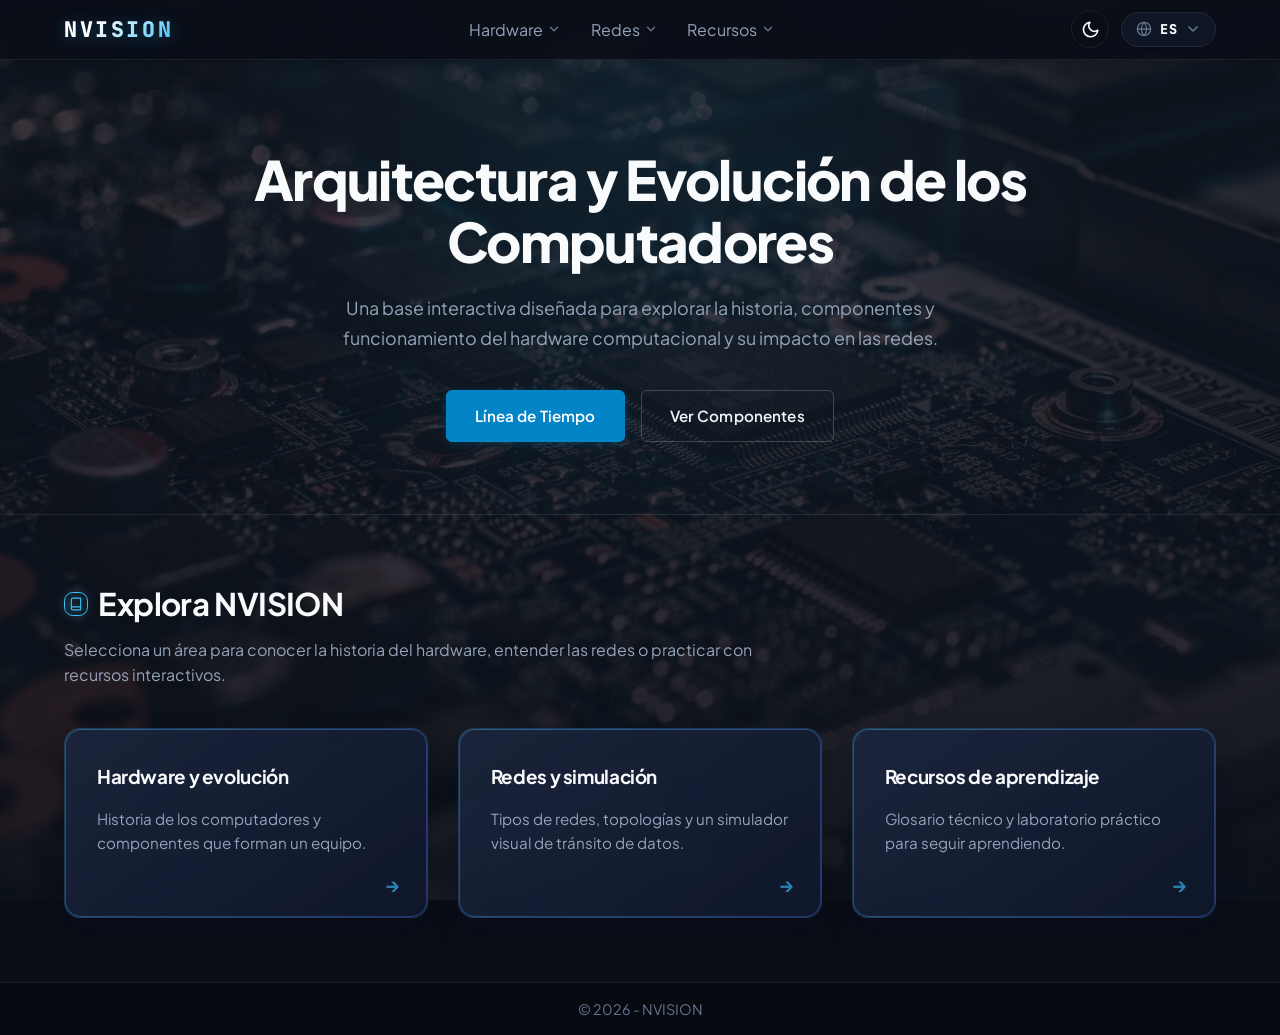
<file: index.html>
<!DOCTYPE html>
<html lang="es" data-theme="dark">
<head>
  <meta charset="UTF-8">
  <meta name="viewport" content="width=device-width, initial-scale=1.0">
  <title>NVISION - Hardware y Computadores</title>
  <!-- Hojas de estilo modular -->
  <link rel="stylesheet" href="css/styles.css">
</head>
<body>

  <!-- Encabezado y Barra de Navegación Adaptativa -->
  <header class="site-header">
    <div class="header-container">
      <!-- Marca / Nombre de la página -->
      <a href="index.html" class="brand-logo" aria-label="NVISION Home">
        <span class="brand-text">NVISION</span>
      </a>

      <nav id="nav-menu" class="nav-menu">
        <ul class="nav-links">
          <!-- Menú 1: Hardware & Computadores -->
          <li class="nav-item-dropdown">
            <button type="button" class="nav-dropdown-trigger" aria-expanded="false">
              <span data-i18n="nav_grp_hardware">Hardware</span>
              <span class="nav-arrow mono-icon"><svg viewBox="0 0 24 24" fill="none" stroke="currentColor" stroke-width="2.5" stroke-linecap="round" stroke-linejoin="round"><polyline points="6 9 12 15 18 9"></polyline></svg></span>
            </button>
            <ul class="nav-submenu">
              <li class="nav-mobile-back"><button type="button"><span class="mono-icon"><svg viewBox="0 0 24 24" fill="none" stroke="currentColor" stroke-width="2.5" stroke-linecap="round" stroke-linejoin="round"><polyline points="15 18 9 12 15 6"></polyline></svg></span><span data-i18n="nav_back">Volver</span></button></li>
              <li><a href="hardware.html#historia" data-i18n="nav_history">Historia & Evolución</a></li>
              <li><a href="hardware.html#componentes" data-i18n="nav_components">Componentes de PC</a></li>
              <li><a href="redes.html#redes" data-i18n="nav_network">Del Hardware a la Red</a></li>
            </ul>
          </li>

          <!-- Menú 2: Redes & Topologías -->
          <li class="nav-item-dropdown">
            <button type="button" class="nav-dropdown-trigger" aria-expanded="false">
              <span data-i18n="nav_grp_networks">Redes</span>
              <span class="nav-arrow mono-icon"><svg viewBox="0 0 24 24" fill="none" stroke="currentColor" stroke-width="2.5" stroke-linecap="round" stroke-linejoin="round"><polyline points="6 9 12 15 18 9"></polyline></svg></span>
            </button>
            <ul class="nav-submenu">
              <li class="nav-mobile-back"><button type="button"><span class="mono-icon"><svg viewBox="0 0 24 24" fill="none" stroke="currentColor" stroke-width="2.5" stroke-linecap="round" stroke-linejoin="round"><polyline points="15 18 9 12 15 6"></polyline></svg></span><span data-i18n="nav_back">Volver</span></button></li>
              <li><a href="redes.html#alcance-redes" data-i18n="nav_scope">Clasificación PAN/LAN/WAN</a></li>
              <li><a href="redes.html#topologias" data-i18n="nav_topologies">Topologías de Red</a></li>
              <li><a href="redes.html#simulador-red" data-i18n="nav_simulator">Simulador Ping & Tránsito</a></li>
            </ul>
          </li>

          <!-- Menú 3: Recursos & Práctica -->
          <li class="nav-item-dropdown">
            <button type="button" class="nav-dropdown-trigger" aria-expanded="false">
              <span data-i18n="nav_grp_resources">Recursos</span>
              <span class="nav-arrow mono-icon"><svg viewBox="0 0 24 24" fill="none" stroke="currentColor" stroke-width="2.5" stroke-linecap="round" stroke-linejoin="round"><polyline points="6 9 12 15 18 9"></polyline></svg></span>
            </button>
            <ul class="nav-submenu">
              <li class="nav-mobile-back"><button type="button"><span class="mono-icon"><svg viewBox="0 0 24 24" fill="none" stroke="currentColor" stroke-width="2.5" stroke-linecap="round" stroke-linejoin="round"><polyline points="15 18 9 12 15 6"></polyline></svg></span><span data-i18n="nav_back">Volver</span></button></li>
              <li><a href="recursos.html#glosario" data-i18n="nav_glossary">Glosario Técnico</a></li>
              <li><a href="recursos.html#laboratorio" data-i18n="nav_lab">Laboratorio & PowerShell</a></li>
            </ul>
          </li>
        </ul>
      </nav>

      <!-- Botones de acción: Idioma y Menú Hamburguesa en móvil -->
      <div class="header-actions">
        <!-- Boton Modo Claro / Oscuro -->
        <button id="theme-toggle" class="theme-switch-btn" title="Modo Claro / Oscuro" aria-label="Cambiar tema">
          <span id="theme-icon" class="mono-icon"><svg viewBox="0 0 24 24" fill="none" stroke="currentColor" stroke-width="2" stroke-linecap="round" stroke-linejoin="round"><path d="M21 12.79A9 9 0 1 1 11.21 3 7 7 0 0 0 21 12.79z"></path></svg></span>
        </button>
        <!-- Selector desplegable bilingüe de Idioma (Español / Inglés) -->
        <div class="lang-dropdown-wrapper" id="lang-dropdown-wrapper">
          <button id="lang-toggle" class="lang-dropdown-btn" type="button" aria-haspopup="true" aria-expanded="false" title="Seleccionar idioma / Select language">
            <span class="mono-icon globe-icon"><svg viewBox="0 0 24 24" fill="none" stroke="currentColor" stroke-width="2"><circle cx="12" cy="12" r="10"></circle><line x1="2" y1="12" x2="22" y2="12"></line><path d="M12 2a15.3 15.3 0 0 1 4 10 15.3 15.3 0 0 1-4 10 15.3 15.3 0 0 1-4-10 15.3 15.3 0 0 1 4-10z"></path></svg></span>
            <span id="lang-label" class="lang-label-text">ES</span>
            <span class="lang-chevron mono-icon"><svg viewBox="0 0 24 24" fill="none" stroke="currentColor" stroke-width="2.5" stroke-linecap="round" stroke-linejoin="round"><polyline points="6 9 12 15 18 9"></polyline></svg></span>
          </button>
          <div class="lang-dropdown-menu" id="lang-dropdown-menu" role="menu">
            <div class="lang-dropdown-header" data-i18n="lang_select_title">Seleccionar Idioma</div>
            <button type="button" class="lang-dropdown-item active" data-lang="es" role="menuitem">
              <span class="item-code">ES</span>
              <div class="item-info">
                <span class="item-name">Español</span>
                <span class="item-native">Spanish</span>
              </div>
              <span class="item-check mono-icon"><svg viewBox="0 0 24 24" fill="none" stroke="currentColor" stroke-width="2.5" stroke-linecap="round" stroke-linejoin="round"><polyline points="20 6 9 17 4 12"></polyline></svg></span>
            </button>
            <button type="button" class="lang-dropdown-item" data-lang="en" role="menuitem">
              <span class="item-code">EN</span>
              <div class="item-info">
                <span class="item-name">English</span>
                <span class="item-native">Inglés</span>
              </div>
              <span class="item-check mono-icon"><svg viewBox="0 0 24 24" fill="none" stroke="currentColor" stroke-width="2.5" stroke-linecap="round" stroke-linejoin="round"><polyline points="20 6 9 17 4 12"></polyline></svg></span>
            </button>
          </div>
        </div>

        <!-- Botón de tres rayitas (Hamburguesa) para celulares -->
        <button id="menu-toggle" class="menu-toggle-btn" aria-label="Abrir menú" aria-expanded="false">
          <span class="menu-icon-inner mono-icon"><svg viewBox="0 0 24 24" fill="none" stroke="currentColor" stroke-width="2.5" stroke-linecap="round" stroke-linejoin="round"><line x1="3" y1="12" x2="21" y2="12"></line><line x1="3" y1="6" x2="21" y2="6"></line><line x1="3" y1="18" x2="21" y2="18"></line></svg></span>
        </button>
      </div>
    </div>
  </header>

  <!-- Hero Section -->
  <header class="hero-section">
    <div class="hero-content">
      <h1 class="hero-title" data-i18n="hero_title">Arquitectura y Evolución de los Computadores</h1>
      <p class="hero-subtitle" data-i18n="hero_desc">Una base interactiva diseñada para explorar la historia, componentes y funcionamiento del hardware computacional y su impacto en las redes.</p>
      <div class="hero-buttons">
        <a href="hardware.html#historia" class="btn-primary"><span data-i18n="btn_timeline">Línea de Tiempo</span></a>
        <a href="hardware.html#componentes" class="btn-secondary"><span data-i18n="btn_components">Ver Componentes</span></a>
      </div>
    </div>
  </header>
<main>
  <section class="container landing-overview">
    <h2 class="section-title"><span class="mono-icon"><svg viewBox="0 0 24 24" fill="none" stroke="currentColor" stroke-width="2"><path d="M4 19.5A2.5 2.5 0 0 1 6.5 17H20"></path><path d="M6.5 2H20v20H6.5A2.5 2.5 0 0 1 4 19.5v-15A2.5 2.5 0 0 1 6.5 2z"></path></svg></span><span>Explora NVISION</span></h2>
    <p class="section-desc">Selecciona un área para conocer la historia del hardware, entender las redes o practicar con recursos interactivos.</p>
    <div class="topologies-grid">
      <a class="topology-card" href="hardware.html#historia"><h3 class="topo-card-title">Hardware y evolución</h3><p class="topo-card-desc">Historia de los computadores y componentes que forman un equipo.</p></a>
      <a class="topology-card" href="redes.html#redes"><h3 class="topo-card-title">Redes y simulación</h3><p class="topo-card-desc">Tipos de redes, topologías y un simulador visual de tránsito de datos.</p></a>
      <a class="topology-card" href="recursos.html#glosario"><h3 class="topo-card-title">Recursos de aprendizaje</h3><p class="topo-card-desc">Glosario técnico y laboratorio práctico para seguir aprendiendo.</p></a>
    </div>
  </section>
</main>

  <!-- Footer -->
  <footer class="site-footer">
    <p>© 2026 - <span data-i18n="footer_text">NVISION</span></p>
  </footer>

  <!-- Script interactivo bilingüe y menú móvil -->
  <script src="js/main.js"></script>
</body>
</html>
</file>
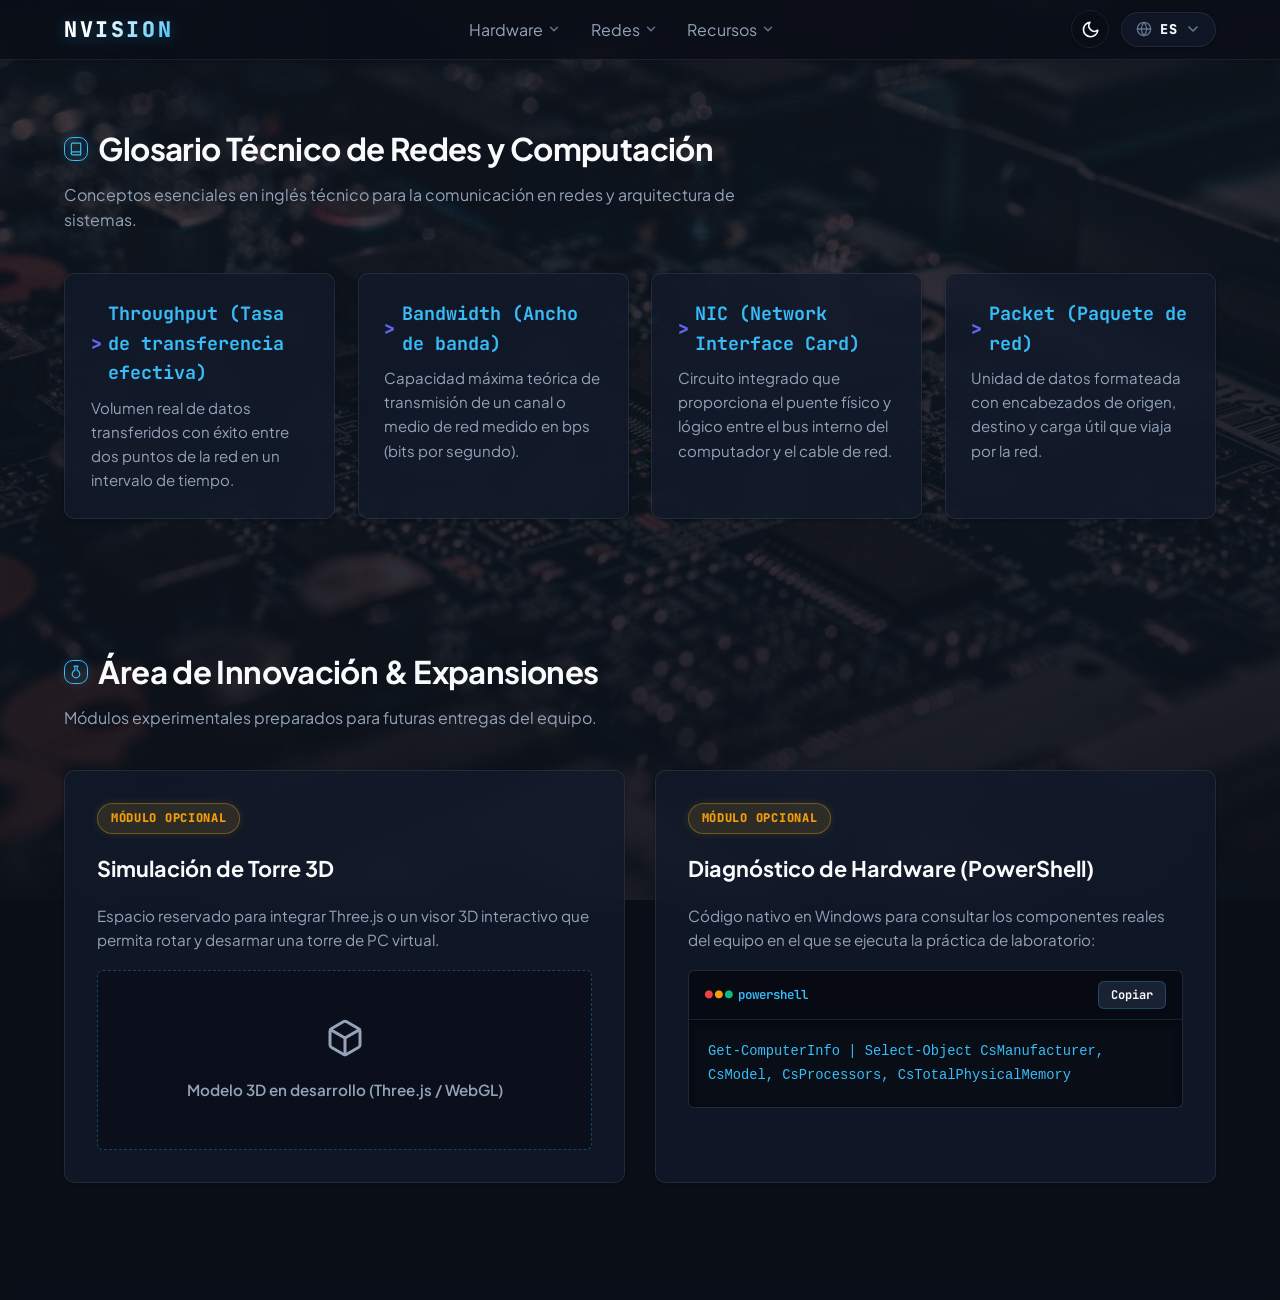
<file: recursos.html>
<!DOCTYPE html>
<html lang="es" data-theme="dark">
<head>
  <meta charset="UTF-8">
  <meta name="viewport" content="width=device-width, initial-scale=1.0">
  <title>NVISION - Recursos de Aprendizaje</title>
  <!-- Hojas de estilo modular -->
  <link rel="stylesheet" href="css/styles.css">
</head>
<body>

  <!-- Encabezado y Barra de Navegación Adaptativa -->
  <header class="site-header">
    <div class="header-container">
      <!-- Marca / Nombre de la página -->
      <a href="index.html" class="brand-logo" aria-label="NVISION Home">
        <span class="brand-text">NVISION</span>
      </a>

      <nav id="nav-menu" class="nav-menu">
        <ul class="nav-links">
          <!-- Menú 1: Hardware & Computadores -->
          <li class="nav-item-dropdown">
            <button type="button" class="nav-dropdown-trigger" aria-expanded="false">
              <span data-i18n="nav_grp_hardware">Hardware</span>
              <span class="nav-arrow mono-icon"><svg viewBox="0 0 24 24" fill="none" stroke="currentColor" stroke-width="2.5" stroke-linecap="round" stroke-linejoin="round"><polyline points="6 9 12 15 18 9"></polyline></svg></span>
            </button>
            <ul class="nav-submenu">
              <li class="nav-mobile-back"><button type="button"><span class="mono-icon"><svg viewBox="0 0 24 24" fill="none" stroke="currentColor" stroke-width="2.5" stroke-linecap="round" stroke-linejoin="round"><polyline points="15 18 9 12 15 6"></polyline></svg></span><span data-i18n="nav_back">Volver</span></button></li>
              <li><a href="hardware.html#historia" data-i18n="nav_history">Historia & Evolución</a></li>
              <li><a href="hardware.html#componentes" data-i18n="nav_components">Componentes de PC</a></li>
              <li><a href="redes.html#redes" data-i18n="nav_network">Del Hardware a la Red</a></li>
            </ul>
          </li>

          <!-- Menú 2: Redes & Topologías -->
          <li class="nav-item-dropdown">
            <button type="button" class="nav-dropdown-trigger" aria-expanded="false">
              <span data-i18n="nav_grp_networks">Redes</span>
              <span class="nav-arrow mono-icon"><svg viewBox="0 0 24 24" fill="none" stroke="currentColor" stroke-width="2.5" stroke-linecap="round" stroke-linejoin="round"><polyline points="6 9 12 15 18 9"></polyline></svg></span>
            </button>
            <ul class="nav-submenu">
              <li class="nav-mobile-back"><button type="button"><span class="mono-icon"><svg viewBox="0 0 24 24" fill="none" stroke="currentColor" stroke-width="2.5" stroke-linecap="round" stroke-linejoin="round"><polyline points="15 18 9 12 15 6"></polyline></svg></span><span data-i18n="nav_back">Volver</span></button></li>
              <li><a href="redes.html#alcance-redes" data-i18n="nav_scope">Clasificación PAN/LAN/WAN</a></li>
              <li><a href="redes.html#topologias" data-i18n="nav_topologies">Topologías de Red</a></li>
              <li><a href="redes.html#simulador-red" data-i18n="nav_simulator">Simulador Ping & Tránsito</a></li>
            </ul>
          </li>

          <!-- Menú 3: Recursos & Práctica -->
          <li class="nav-item-dropdown">
            <button type="button" class="nav-dropdown-trigger" aria-expanded="false">
              <span data-i18n="nav_grp_resources">Recursos</span>
              <span class="nav-arrow mono-icon"><svg viewBox="0 0 24 24" fill="none" stroke="currentColor" stroke-width="2.5" stroke-linecap="round" stroke-linejoin="round"><polyline points="6 9 12 15 18 9"></polyline></svg></span>
            </button>
            <ul class="nav-submenu">
              <li class="nav-mobile-back"><button type="button"><span class="mono-icon"><svg viewBox="0 0 24 24" fill="none" stroke="currentColor" stroke-width="2.5" stroke-linecap="round" stroke-linejoin="round"><polyline points="15 18 9 12 15 6"></polyline></svg></span><span data-i18n="nav_back">Volver</span></button></li>
              <li><a href="recursos.html#glosario" data-i18n="nav_glossary">Glosario Técnico</a></li>
              <li><a href="recursos.html#laboratorio" data-i18n="nav_lab">Laboratorio & PowerShell</a></li>
            </ul>
          </li>
        </ul>
      </nav>

      <!-- Botones de acción: Idioma y Menú Hamburguesa en móvil -->
      <div class="header-actions">
        <!-- Boton Modo Claro / Oscuro -->
        <button id="theme-toggle" class="theme-switch-btn" title="Modo Claro / Oscuro" aria-label="Cambiar tema">
          <span id="theme-icon" class="mono-icon"><svg viewBox="0 0 24 24" fill="none" stroke="currentColor" stroke-width="2" stroke-linecap="round" stroke-linejoin="round"><path d="M21 12.79A9 9 0 1 1 11.21 3 7 7 0 0 0 21 12.79z"></path></svg></span>
        </button>
        <!-- Selector desplegable bilingüe de Idioma (Español / Inglés) -->
        <div class="lang-dropdown-wrapper" id="lang-dropdown-wrapper">
          <button id="lang-toggle" class="lang-dropdown-btn" type="button" aria-haspopup="true" aria-expanded="false" title="Seleccionar idioma / Select language">
            <span class="mono-icon globe-icon"><svg viewBox="0 0 24 24" fill="none" stroke="currentColor" stroke-width="2"><circle cx="12" cy="12" r="10"></circle><line x1="2" y1="12" x2="22" y2="12"></line><path d="M12 2a15.3 15.3 0 0 1 4 10 15.3 15.3 0 0 1-4 10 15.3 15.3 0 0 1-4-10 15.3 15.3 0 0 1 4-10z"></path></svg></span>
            <span id="lang-label" class="lang-label-text">ES</span>
            <span class="lang-chevron mono-icon"><svg viewBox="0 0 24 24" fill="none" stroke="currentColor" stroke-width="2.5" stroke-linecap="round" stroke-linejoin="round"><polyline points="6 9 12 15 18 9"></polyline></svg></span>
          </button>
          <div class="lang-dropdown-menu" id="lang-dropdown-menu" role="menu">
            <div class="lang-dropdown-header" data-i18n="lang_select_title">Seleccionar Idioma</div>
            <button type="button" class="lang-dropdown-item active" data-lang="es" role="menuitem">
              <span class="item-code">ES</span>
              <div class="item-info">
                <span class="item-name">Español</span>
                <span class="item-native">Spanish</span>
              </div>
              <span class="item-check mono-icon"><svg viewBox="0 0 24 24" fill="none" stroke="currentColor" stroke-width="2.5" stroke-linecap="round" stroke-linejoin="round"><polyline points="20 6 9 17 4 12"></polyline></svg></span>
            </button>
            <button type="button" class="lang-dropdown-item" data-lang="en" role="menuitem">
              <span class="item-code">EN</span>
              <div class="item-info">
                <span class="item-name">English</span>
                <span class="item-native">Inglés</span>
              </div>
              <span class="item-check mono-icon"><svg viewBox="0 0 24 24" fill="none" stroke="currentColor" stroke-width="2.5" stroke-linecap="round" stroke-linejoin="round"><polyline points="20 6 9 17 4 12"></polyline></svg></span>
            </button>
          </div>
        </div>

        <!-- Botón de tres rayitas (Hamburguesa) para celulares -->
        <button id="menu-toggle" class="menu-toggle-btn" aria-label="Abrir menú" aria-expanded="false">
          <span class="menu-icon-inner mono-icon"><svg viewBox="0 0 24 24" fill="none" stroke="currentColor" stroke-width="2.5" stroke-linecap="round" stroke-linejoin="round"><line x1="3" y1="12" x2="21" y2="12"></line><line x1="3" y1="6" x2="21" y2="6"></line><line x1="3" y1="18" x2="21" y2="18"></line></svg></span>
        </button>
      </div>
    </div>
  </header>

  <!-- Hero Section -->
  <main>
<section id="glosario" class="container">
      <h2 class="section-title">
        <span class="mono-icon"><svg viewBox="0 0 24 24" fill="none" stroke="currentColor" stroke-width="2"><path d="M4 19.5A2.5 2.5 0 0 1 6.5 17H20"></path><path d="M6.5 2H20v20H6.5A2.5 2.5 0 0 1 4 19.5v-15A2.5 2.5 0 0 1 6.5 2z"></path></svg></span> <span data-i18n="glos_title">Glosario Técnico de Redes y Computación</span>
      </h2>
      <p class="section-desc" data-i18n="glos_desc">
        Conceptos esenciales en inglés técnico para la comunicación en redes y arquitectura de sistemas.
      </p>

      <div class="glossary-grid">
        <div class="glossary-card">
          <h4 class="glossary-term" data-i18n="term_throughput">Throughput</h4>
          <p class="glossary-desc" data-i18n="desc_throughput">
            Volumen real de datos transferidos con éxito entre dos puntos de la red en un intervalo de tiempo.
          </p>
        </div>

        <div class="glossary-card">
          <h4 class="glossary-term" data-i18n="term_bandwidth">Bandwidth</h4>
          <p class="glossary-desc" data-i18n="desc_bandwidth">
            Capacidad máxima teórica de transmisión de un canal o medio de red medido en bps (bits por segundo).
          </p>
        </div>

        <div class="glossary-card">
          <h4 class="glossary-term" data-i18n="term_nic">NIC</h4>
          <p class="glossary-desc" data-i18n="desc_nic">
            Circuito integrado que proporciona el puente físico y lógico entre el bus interno del computador y el cable de red.
          </p>
        </div>

        <div class="glossary-card">
          <h4 class="glossary-term" data-i18n="term_packet">Packet</h4>
          <p class="glossary-desc" data-i18n="desc_packet">
            Unidad de datos formateada con encabezados de origen, destino y carga útil que viaja por la red.
          </p>
        </div>
      </div>
    </section>
<section id="laboratorio" class="container">
      <h2 class="section-title">
        <span class="mono-icon"><svg viewBox="0 0 24 24" fill="none" stroke="currentColor" stroke-width="2"><path d="M10 2v7.31M14 2v7.31M8.5 2h7M14 9.3a6.5 6.5 0 1 1-4 0"></path></svg></span> <span data-i18n="lab_title">Área de Innovación & Expansiones</span>
      </h2>
      <p class="section-desc" data-i18n="lab_desc">
        Módulos experimentales preparados para futuras entregas del equipo.
      </p>

      <div class="lab-grid">
        <!-- Módulo 3D opcional -->
        <div class="lab-card">
          <span class="lab-status">Módulo Opcional</span>
          <h3 data-i18n="model3d_title">Simulación de Torre 3D</h3>
          <p data-i18n="model3d_desc">
            Espacio reservado para integrar Three.js o un visor 3D interactivo que permita rotar y desarmar una torre de PC virtual.
          </p>
          <div class="model-3d-placeholder">
            <span class="mono-icon" style="width:2.5rem; height:2.5rem; margin:0 auto 0.5rem;"><svg viewBox="0 0 24 24" fill="none" stroke="currentColor" stroke-width="1.8"><path d="M21 16V8a2 2 0 0 0-1-1.73l-7-4a2 2 0 0 0-2 0l-7 4A2 2 0 0 0 3 8v8a2 2 0 0 0 1 1.73l7 4a2 2 0 0 0 2 0l7-4A2 2 0 0 0 21 16z"></path><polyline points="3.27 6.96 12 12.01 20.73 6.96"></polyline><line x1="12" y1="22.08" x2="12" y2="12"></line></svg></span>
            <span data-i18n="model3d_wait">Modelo 3D en desarrollo (Three.js / WebGL)</span>
          </div>
        </div>

        <!-- Módulo PowerShell con botón de copiar -->
        <div class="lab-card">
          <span class="lab-status">Módulo Opcional</span>
          <h3 data-i18n="ps_title">Diagnóstico de Hardware (PowerShell)</h3>
          <p data-i18n="ps_desc">
            Código nativo en Windows para consultar los componentes reales del equipo en el que se ejecuta la práctica de laboratorio:
          </p>

          <div>
            <div class="code-header">
              <span class="code-title">powershell</span>
              <button id="copy-code-btn" class="copy-btn" data-i18n="copy_code">Copiar</button>
            </div>
            <div class="powershell-box">
              <code id="ps-code">Get-ComputerInfo | Select-Object CsManufacturer, CsModel, CsProcessors, CsTotalPhysicalMemory</code>
            </div>
          </div>
        </div>
      </div>
    </section>
</main>

  <!-- Footer -->
  <footer class="site-footer">
    <p>© 2026 - <span data-i18n="footer_text">NVISION</span></p>
  </footer>

  <!-- Script interactivo bilingüe y menú móvil -->
  <script src="js/main.js"></script>
</body>
</html>
</file>
<file: css/styles.css>
/* =========================================================
   NVISION - HOJA DE ESTILOS MODULAR PRINCIPAL
   ========================================================= */

/* 1. Variables, Temas, Tipografías y Reset Base */
@import url('modules/variables.css');

/* 2. Cabecera, Navegación, Submenús y Selector de Idioma */
@import url('modules/header-nav.css');

/* 3. Hero Section, Título Principal y Botones de Acción */
@import url('modules/hero.css');

/* 4. Línea de Tiempo y Módulos de Historia / Pioneros */
@import url('modules/timeline.css');

/* 5. Cuadrícula de Componentes de Hardware y Modales */
@import url('modules/components-grid.css');

/* 6. Redes, Topologías, Simulador de Ping y Cobertura */
@import url('modules/networks.css');

/* 7. Glosario de Términos, Laboratorio y Footer */
@import url('modules/laboratory.css');

/* 8. Sistema de Iconos SVG y Paleta Tecnológica */
@import url('modules/icons.css');
</file>
